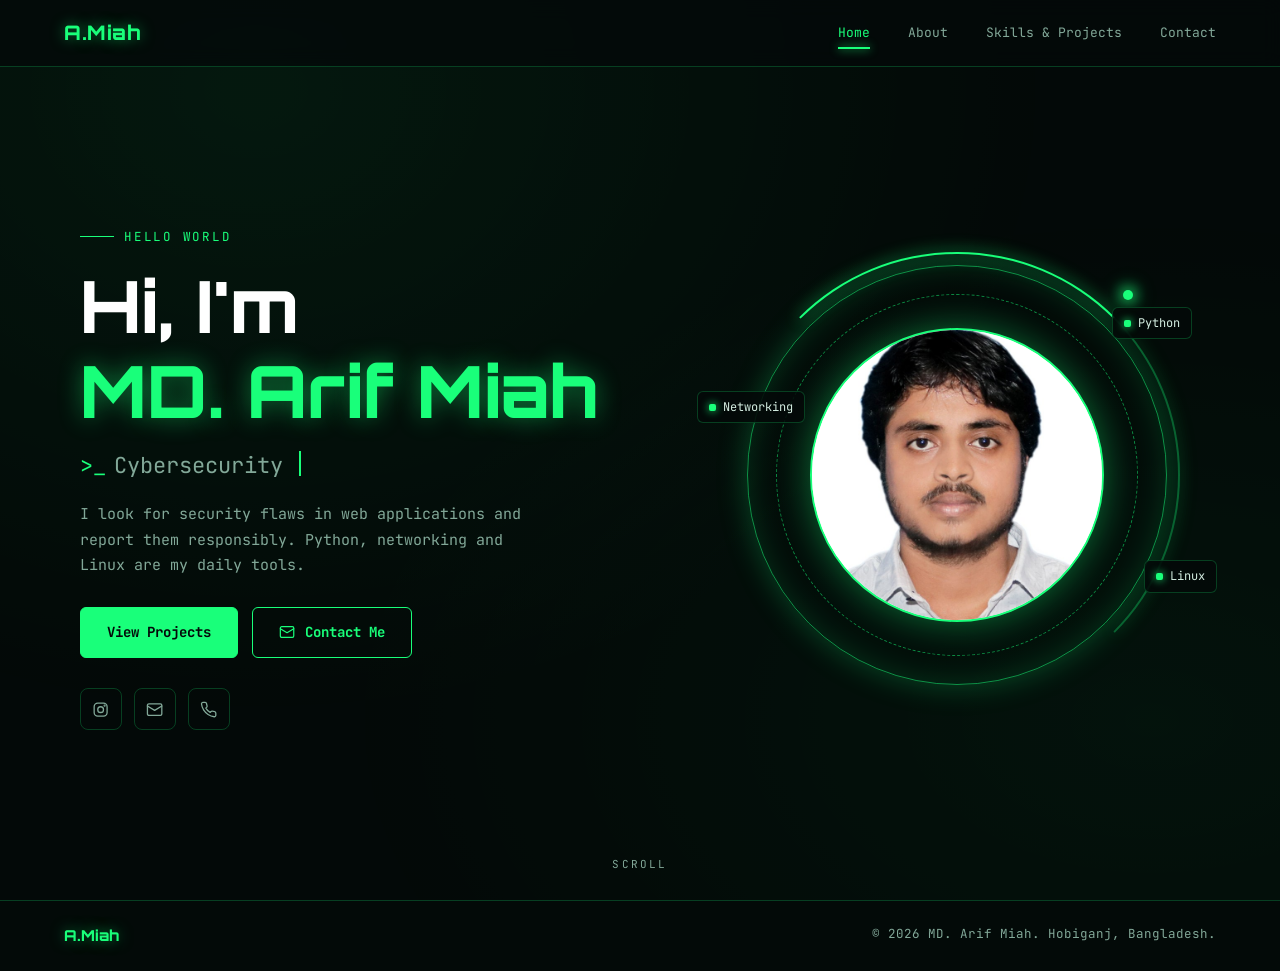
<file: index.html>
<!DOCTYPE html>
<html lang="en">
<head>
<meta charset="UTF-8">
<meta name="viewport" content="width=device-width, initial-scale=1">
<title>MD. Arif Miah | Cybersecurity Enthusiast</title>
<meta name="description" content="Portfolio of MD. Arif Miah, cybersecurity enthusiast and bug bounty hunter from Hobiganj, Bangladesh.">
<meta name="theme-color" content="#040A09">
<link rel="preconnect" href="https://fonts.googleapis.com">
<link rel="preconnect" href="https://fonts.gstatic.com" crossorigin>
<link href="https://fonts.googleapis.com/css2?family=JetBrains+Mono:wght@400;500;700&family=Orbitron:wght@600;800&display=swap" rel="stylesheet">
<link rel="stylesheet" href="style.css">
</head>
<body>
<div id="loader" role="status" aria-live="polite"><div class="l-logo">A.Miah</div><div class="l-bar"><div class="l-fill"></div></div><div class="l-text">0%</div></div>
<canvas id="rain" aria-hidden="true"></canvas>
<header class="nav" id="top">
  <a class="logo" href="index.html">A.Miah</a>
  <button class="menu-btn" aria-label="Open menu" aria-expanded="false"><svg class="ic"><use href="#i-menu"/></svg></button>
  <nav aria-label="Main"><ul>
    <li><a href="index.html" class="active">Home</a></li>
    <li><a href="about.html">About</a></li>
    <li><a href="projects.html">Skills &amp; Projects</a></li>
    <li><a href="contact.html">Contact</a></li>
  </ul></nav>
</header>
<main>
<section class="hero">
  <div class="wrap">
    <div>
      <span class="tag-line in" style="--i:0">HELLO WORLD</span>
      <h1 class="in" style="--i:1"><span>Hi, I'm</span><span class="glow">MD. Arif Miah</span></h1>
      <div class="typing in" style="--i:2"><span class="prompt">&gt;_</span><span id="typed">Cybersecurity Enthusiast</span><span class="cursor"></span></div>
      <p class="lead in" style="--i:3">I look for security flaws in web applications and report them responsibly. Python, networking and Linux are my daily tools.</p>
      <div class="cta in" style="--i:4">
        <a class="btn btn-fill" href="projects.html">View Projects</a>
        <a class="btn btn-line" href="contact.html"><svg class="ic"><use href="#i-mail"/></svg>Contact Me</a>
      </div>
      <div class="socials in" style="--i:5">
        <a href="https://www.instagram.com/zer0trustops?rpxt=azFqeWRoZzU3NXp6" target="_blank" rel="noopener" aria-label="Instagram"><svg class="ic"><use href="#i-ig"/></svg></a>
        <a href="mailto:zer0trustopc@gmail.com" aria-label="Email"><svg class="ic"><use href="#i-mail"/></svg></a>
        <a href="tel:+8801836082218" aria-label="Phone"><svg class="ic"><use href="#i-phone"/></svg></a>
      </div>
    </div>
    <div class="orbit" aria-hidden="false">
      <div class="ring r1"></div><div class="ring r2"></div><div class="ring r3"></div>
      <div class="pic"><img src="photo.jpg" alt="Portrait of MD. Arif Miah" width="700" height="887"></div>
      <span class="chip c1"><i></i>Python</span>
      <span class="chip c2"><i></i>Linux</span>
      <span class="chip c3"><i></i>Networking</span>
    </div>
  </div>
  <div class="scroll-hint">SCROLL</div>
</section>
</main>
<footer>
  <a class="logo" href="index.html">A.Miah</a>
  <span>&copy; 2026 MD. Arif Miah. Hobiganj, Bangladesh.</span>
</footer>
<script src="script.js"></script>
</body>
</html>
</file>
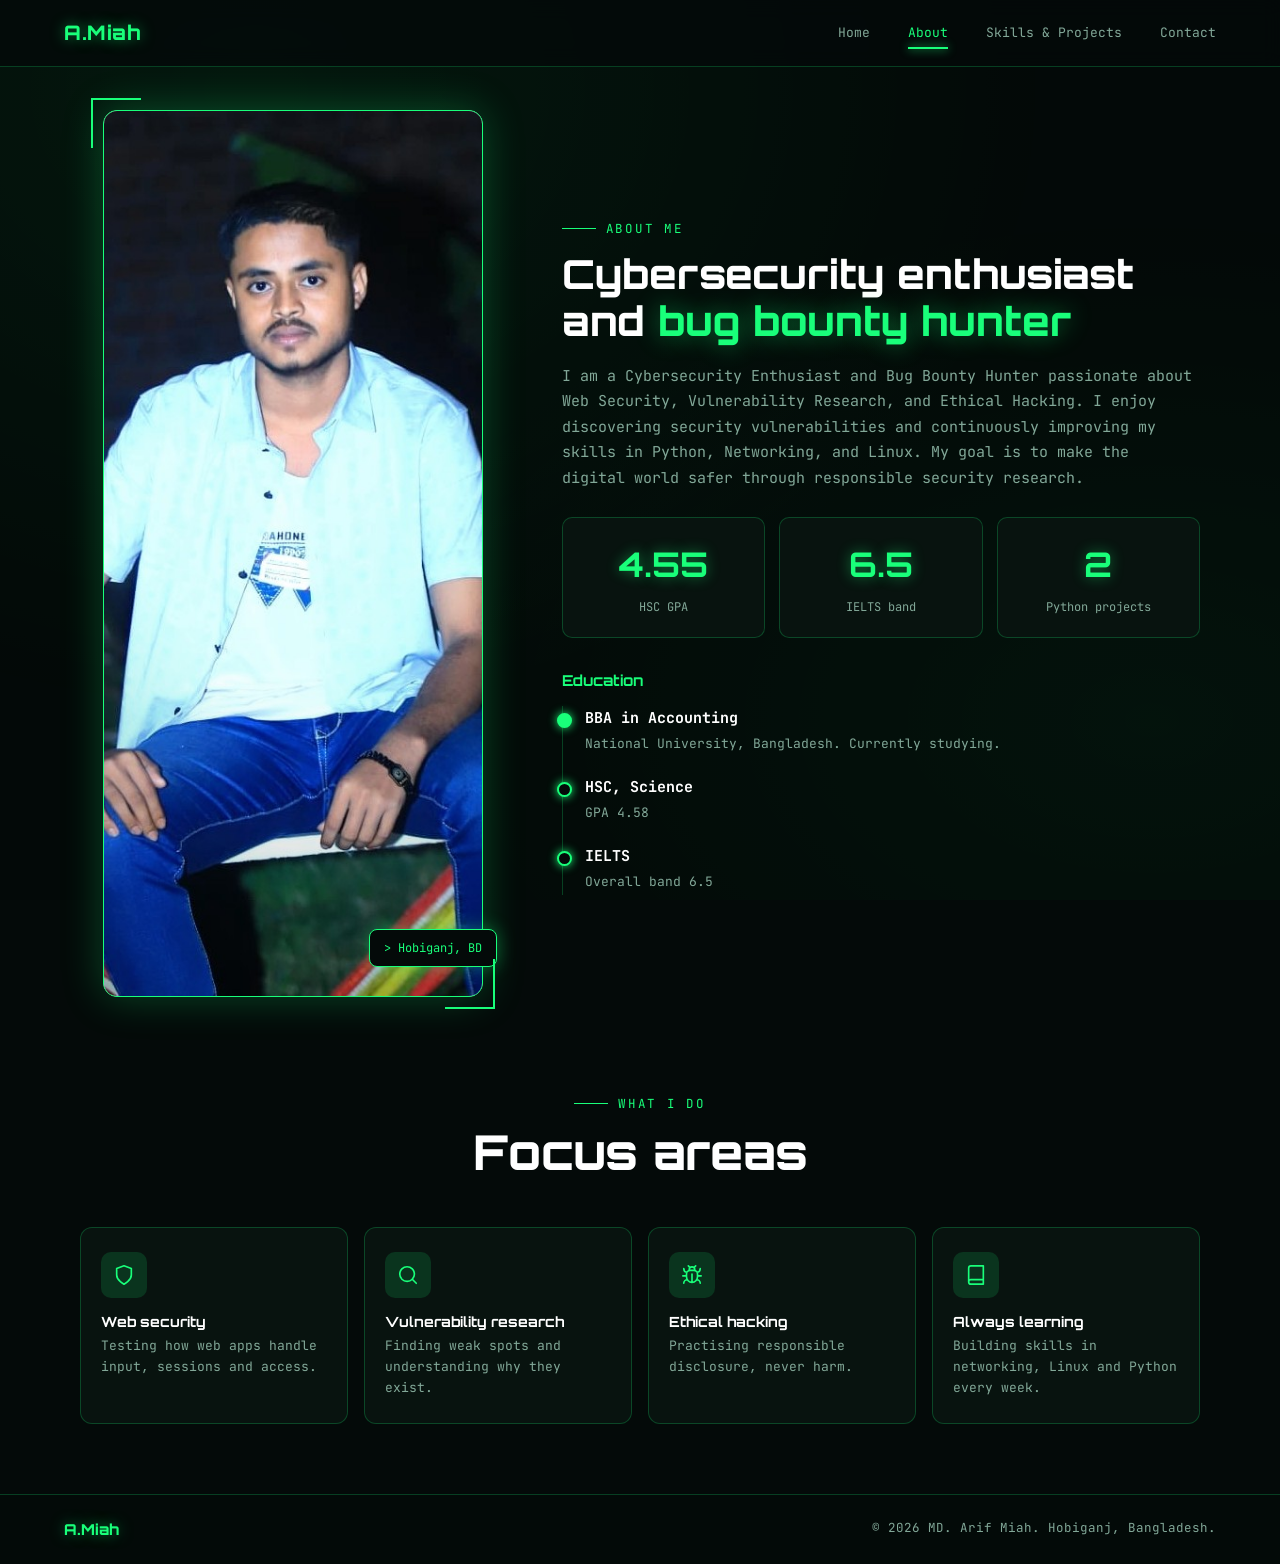
<file: about.html>
<!DOCTYPE html>
<html lang="en">
<head>
<meta charset="UTF-8">
<meta name="viewport" content="width=device-width, initial-scale=1">
<title>About | MD. Arif Miah</title>
<meta name="description" content="Portfolio of MD. Arif Miah, cybersecurity enthusiast and bug bounty hunter from Hobiganj, Bangladesh.">
<meta name="theme-color" content="#040A09">
<link rel="preconnect" href="https://fonts.googleapis.com">
<link rel="preconnect" href="https://fonts.gstatic.com" crossorigin>
<link href="https://fonts.googleapis.com/css2?family=JetBrains+Mono:wght@400;500;700&family=Orbitron:wght@600;800&display=swap" rel="stylesheet">
<link rel="stylesheet" href="style.css">
</head>
<body>
<div id="loader" role="status" aria-live="polite"><div class="l-logo">A.Miah</div><div class="l-bar"><div class="l-fill"></div></div><div class="l-text">0%</div></div>
<canvas id="rain" aria-hidden="true"></canvas>
<header class="nav" id="top">
  <a class="logo" href="index.html">A.Miah</a>
  <button class="menu-btn" aria-label="Open menu" aria-expanded="false"><svg class="ic"><use href="#i-menu"/></svg></button>
  <nav aria-label="Main"><ul>
    <li><a href="index.html">Home</a></li>
    <li><a href="about.html" class="active">About</a></li>
    <li><a href="projects.html">Skills &amp; Projects</a></li>
    <li><a href="contact.html">Contact</a></li>
  </ul></nav>
</header>
<main class="page">
<div class="wrap">
  <div class="about-grid">
    <div class="photo-card">
      <img src="about.jpg" alt="MD. Arif Miah" width="700" height="887">
      <span class="badge">&gt; Hobiganj, BD</span>
    </div>
    <div class="about-text">
      <span class="tag-line">ABOUT ME</span>
      <h2>Cybersecurity enthusiast and <span class="glow">bug bounty hunter</span></h2>
      <p>I am a Cybersecurity Enthusiast and Bug Bounty Hunter passionate about Web Security, Vulnerability Research, and Ethical Hacking. I enjoy discovering security vulnerabilities and continuously improving my skills in Python, Networking, and Linux. My goal is to make the digital world safer through responsible security research.</p>
      <div class="stats">
        <div class="stat"><b data-count="4.58" data-dec="2">4.58</b><span>HSC GPA</span></div>
        <div class="stat"><b data-count="6.5" data-dec="1">6.5</b><span>IELTS band</span></div>
        <div class="stat"><b data-count="2" data-dec="0">2</b><span>Python projects</span></div>
      </div>
      <div class="edu">
        <h3>Education</h3>
        <ul class="timeline">
          <li class="now"><b>BBA in Accounting</b><small>National University, Bangladesh. Currently studying.</small></li>
          <li><b>HSC, Science</b><small>GPA 4.58</small></li>
          <li><b>IELTS</b><small>Overall band 6.5</small></li>
        </ul>
      </div>
    </div>
  </div>

  <section class="do">
    <div class="sec-head"><span class="tag-line">WHAT I DO</span><h2>Focus areas</h2></div>
    <div class="cards">
      <div class="card"><div class="ico"><svg class="ic"><use href="#i-shield"/></svg></div><h3>Web security</h3><p>Testing how web apps handle input, sessions and access.</p></div>
      <div class="card"><div class="ico"><svg class="ic"><use href="#i-search"/></svg></div><h3>Vulnerability research</h3><p>Finding weak spots and understanding why they exist.</p></div>
      <div class="card"><div class="ico"><svg class="ic"><use href="#i-bug"/></svg></div><h3>Ethical hacking</h3><p>Practising responsible disclosure, never harm.</p></div>
      <div class="card"><div class="ico"><svg class="ic"><use href="#i-book"/></svg></div><h3>Always learning</h3><p>Building skills in networking, Linux and Python every week.</p></div>
    </div>
  </section>
</div>
</main>
<footer>
  <a class="logo" href="index.html">A.Miah</a>
  <span>&copy; 2026 MD. Arif Miah. Hobiganj, Bangladesh.</span>
</footer>
<script src="script.js"></script>
</body>
</html>
</file>
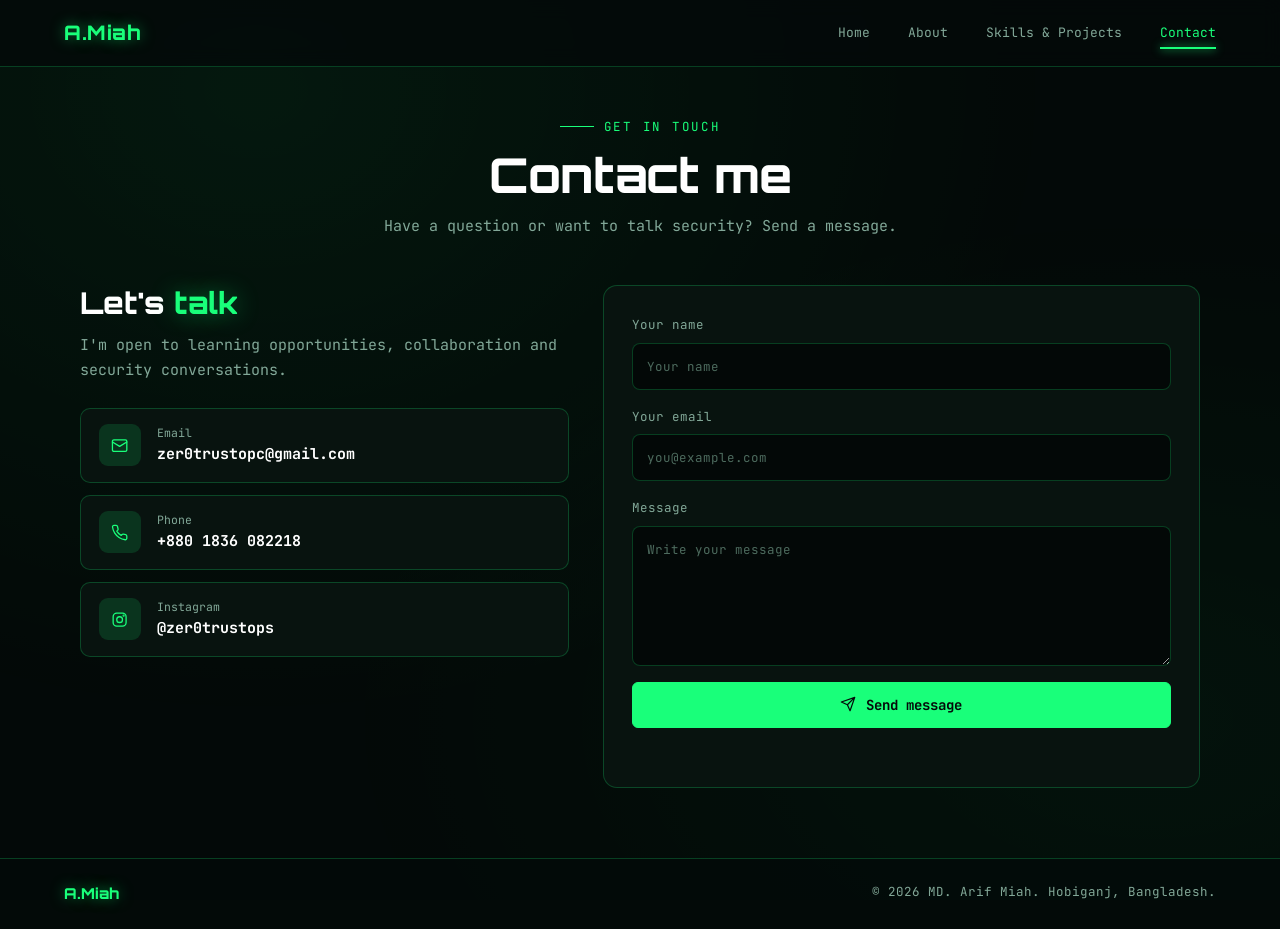
<file: contact.html>
<!DOCTYPE html>
<html lang="en">
<head>
<meta charset="UTF-8">
<meta name="viewport" content="width=device-width, initial-scale=1">
<title>Contact | MD. Arif Miah</title>
<meta name="description" content="Portfolio of MD. Arif Miah, cybersecurity enthusiast and bug bounty hunter from Hobiganj, Bangladesh.">
<meta name="theme-color" content="#040A09">
<link rel="preconnect" href="https://fonts.googleapis.com">
<link rel="preconnect" href="https://fonts.gstatic.com" crossorigin>
<link href="https://fonts.googleapis.com/css2?family=JetBrains+Mono:wght@400;500;700&family=Orbitron:wght@600;800&display=swap" rel="stylesheet">
<link rel="stylesheet" href="style.css">
</head>
<body>
<div id="loader" role="status" aria-live="polite"><div class="l-logo">A.Miah</div><div class="l-bar"><div class="l-fill"></div></div><div class="l-text">0%</div></div>
<canvas id="rain" aria-hidden="true"></canvas>
<header class="nav" id="top">
  <a class="logo" href="index.html">A.Miah</a>
  <button class="menu-btn" aria-label="Open menu" aria-expanded="false"><svg class="ic"><use href="#i-menu"/></svg></button>
  <nav aria-label="Main"><ul>
    <li><a href="index.html">Home</a></li>
    <li><a href="about.html">About</a></li>
    <li><a href="projects.html">Skills &amp; Projects</a></li>
    <li><a href="contact.html" class="active">Contact</a></li>
  </ul></nav>
</header>
<main class="page">
<div class="wrap">
  <div class="sec-head"><span class="tag-line">GET IN TOUCH</span><h2>Contact me</h2><p>Have a question or want to talk security? Send a message.</p></div>
  <div class="contact-grid">
    <div>
      <h3>Let's <span class="glow">talk</span></h3>
      <p class="intro">I'm open to learning opportunities, collaboration and security conversations.</p>
      <div class="links">
        <a href="mailto:zer0trustopc@gmail.com"><span class="ico"><svg class="ic"><use href="#i-mail"/></svg></span><div><small>Email</small><span>zer0trustopc@gmail.com</span></div></a>
        <a href="tel:+8801836082218"><span class="ico"><svg class="ic"><use href="#i-phone"/></svg></span><div><small>Phone</small><span>+880 1836 082218</span></div></a>
        <a href="https://www.instagram.com/zer0trustops?rpxt=azFqeWRoZzU3NXp6" target="_blank" rel="noopener"><span class="ico"><svg class="ic"><use href="#i-ig"/></svg></span><div><small>Instagram</small><span>@zer0trustops</span></div></a>
      </div>
    </div>
    <form id="contact-form">
      <label>Your name<input type="text" name="name" placeholder="Your name" required autocomplete="name"></label>
      <label>Your email<input type="email" name="email" placeholder="you@example.com" required autocomplete="email"></label>
      <label>Message<textarea name="message" placeholder="Write your message" required></textarea></label>
      <button class="btn btn-fill" type="submit"><svg class="ic"><use href="#i-send"/></svg>Send message</button>
      <div class="form-msg" id="form-msg" role="status"></div>
    </form>
  </div>
</div>
</main>
<footer>
  <a class="logo" href="index.html">A.Miah</a>
  <span>&copy; 2026 MD. Arif Miah. Hobiganj, Bangladesh.</span>
</footer>
<script src="script.js"></script>
</body>
</html>
</file>
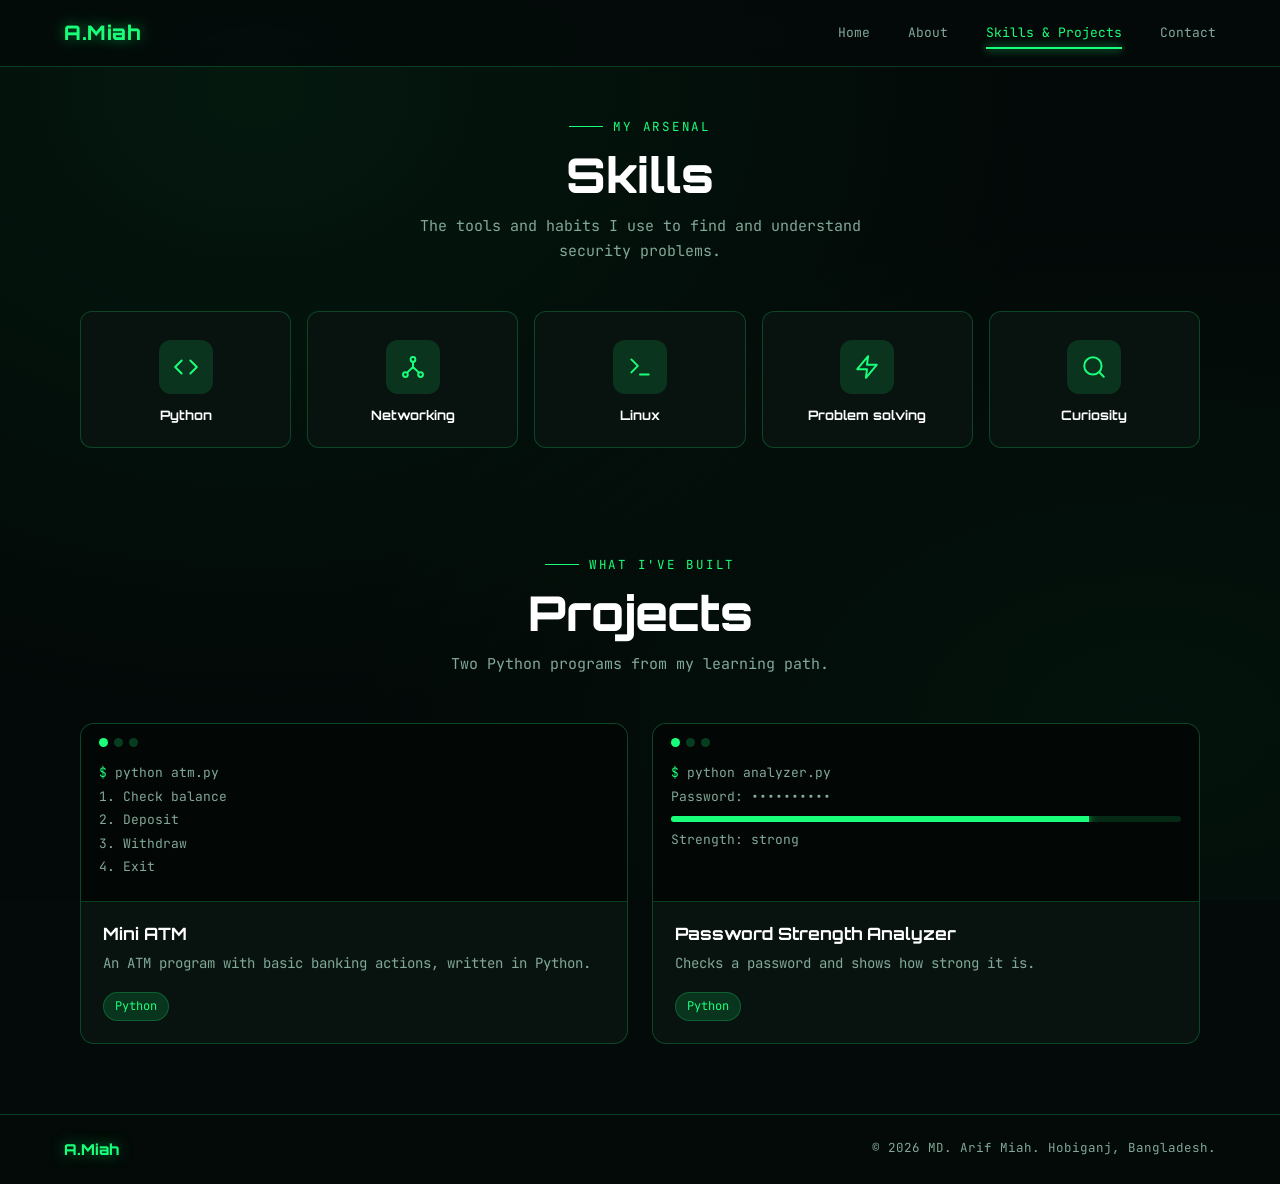
<file: projects.html>
<!DOCTYPE html>
<html lang="en">
<head>
<meta charset="UTF-8">
<meta name="viewport" content="width=device-width, initial-scale=1">
<title>Skills & Projects | MD. Arif Miah</title>
<meta name="description" content="Portfolio of MD. Arif Miah, cybersecurity enthusiast and bug bounty hunter from Hobiganj, Bangladesh.">
<meta name="theme-color" content="#040A09">
<link rel="preconnect" href="https://fonts.googleapis.com">
<link rel="preconnect" href="https://fonts.gstatic.com" crossorigin>
<link href="https://fonts.googleapis.com/css2?family=JetBrains+Mono:wght@400;500;700&family=Orbitron:wght@600;800&display=swap" rel="stylesheet">
<link rel="stylesheet" href="style.css">
</head>
<body>
<div id="loader" role="status" aria-live="polite"><div class="l-logo">A.Miah</div><div class="l-bar"><div class="l-fill"></div></div><div class="l-text">0%</div></div>
<canvas id="rain" aria-hidden="true"></canvas>
<header class="nav" id="top">
  <a class="logo" href="index.html">A.Miah</a>
  <button class="menu-btn" aria-label="Open menu" aria-expanded="false"><svg class="ic"><use href="#i-menu"/></svg></button>
  <nav aria-label="Main"><ul>
    <li><a href="index.html">Home</a></li>
    <li><a href="about.html">About</a></li>
    <li><a href="projects.html" class="active">Skills &amp; Projects</a></li>
    <li><a href="contact.html">Contact</a></li>
  </ul></nav>
</header>
<main class="page">
<div class="wrap">
  <div class="sec-head"><span class="tag-line">MY ARSENAL</span><h2>Skills</h2><p>The tools and habits I use to find and understand security problems.</p></div>
  <div class="skills">
    <div class="skill"><div class="ico"><svg class="ic"><use href="#i-code"/></svg></div><h3>Python</h3></div>
    <div class="skill"><div class="ico"><svg class="ic"><use href="#i-net"/></svg></div><h3>Networking</h3></div>
    <div class="skill"><div class="ico"><svg class="ic"><use href="#i-term"/></svg></div><h3>Linux</h3></div>
    <div class="skill"><div class="ico"><svg class="ic"><use href="#i-bolt"/></svg></div><h3>Problem solving</h3></div>
    <div class="skill"><div class="ico"><svg class="ic"><use href="#i-search"/></svg></div><h3>Curiosity</h3></div>
  </div>

  <div class="sec-head"><span class="tag-line">WHAT I'VE BUILT</span><h2>Projects</h2><p>Two Python programs from my learning path.</p></div>
  <div class="projects">
    <article class="project">
      <div class="term" aria-hidden="true">
        <div class="dots"><i></i><i></i><i></i></div>
        <p><span class="p">$</span> python atm.py<br>1. Check balance<br>2. Deposit<br>3. Withdraw<br>4. Exit</p>
      </div>
      <div class="body">
        <h3>Mini ATM</h3>
        <p>An ATM program with basic banking actions, written in Python.</p>
        <div class="tags"><span>Python</span></div>
      </div>
    </article>
    <article class="project">
      <div class="term" aria-hidden="true">
        <div class="dots"><i></i><i></i><i></i></div>
        <p><span class="p">$</span> python analyzer.py<br>Password: ••••••••••<span class="meter"><i></i></span>Strength: strong</p>
      </div>
      <div class="body">
        <h3>Password Strength Analyzer</h3>
        <p>Checks a password and shows how strong it is.</p>
        <div class="tags"><span>Python</span></div>
      </div>
    </article>
  </div>
</div>
</main>
<footer>
  <a class="logo" href="index.html">A.Miah</a>
  <span>&copy; 2026 MD. Arif Miah. Hobiganj, Bangladesh.</span>
</footer>
<script src="script.js"></script>
</body>
</html>
</file>
<file: style.css>
:root{
  --g:#19FF7A;
  --g-dim:rgba(25,255,122,.14);
  --g-line:rgba(25,255,122,.22);
  --bg:#040A09;
  --panel:#08130f;
  --panel-2:#0b1b15;
  --text:#d3ece0;
  --mute:#82a898;
  --display:'Orbitron','Segoe UI',system-ui,sans-serif;
  --mono:'JetBrains Mono',ui-monospace,'SFMono-Regular',Menlo,Consolas,monospace;
}
*{box-sizing:border-box;margin:0;padding:0}
html{scroll-behavior:smooth}
body{background:var(--bg);color:var(--text);font-family:var(--mono);font-size:15px;line-height:1.7;min-height:100vh;overflow-x:hidden;position:relative}
a{color:inherit;text-decoration:none}
img{max-width:100%;display:block}
:focus-visible{outline:2px solid var(--g);outline-offset:3px;border-radius:4px}
::selection{background:var(--g);color:var(--bg)}
.ic{width:1.15em;height:1.15em;fill:none;stroke:currentColor;stroke-width:1.8;stroke-linecap:round;stroke-linejoin:round;flex:none}

/* background */
#rain{position:fixed;inset:0;width:100%;height:100%;z-index:0;opacity:.32;pointer-events:none}
body::before{content:"";position:fixed;inset:0;z-index:0;pointer-events:none;
  background:radial-gradient(ellipse at 20% 10%,rgba(25,255,122,.09),transparent 55%),radial-gradient(ellipse at 90% 80%,rgba(25,255,122,.06),transparent 50%)}
main,header,footer{position:relative;z-index:2}

/* loader */
#loader{position:fixed;inset:0;z-index:100;background:var(--bg);display:flex;flex-direction:column;align-items:center;justify-content:center;gap:22px;transition:opacity .45s ease,visibility .45s;opacity:1;visibility:visible}
#loader.hide{opacity:0;visibility:hidden}
#loader .l-logo{font-family:var(--display);font-weight:800;font-size:clamp(28px,6vw,44px);color:var(--g);text-shadow:0 0 22px rgba(25,255,122,.6);letter-spacing:.04em}
#loader .l-bar{width:min(300px,70vw);height:4px;background:var(--g-dim);border-radius:4px;overflow:hidden}
#loader .l-fill{height:100%;width:0;background:var(--g);box-shadow:0 0 14px var(--g)}
#loader .l-text{font-size:13px;color:var(--mute);min-height:1.4em}
#loader .l-text b{color:var(--g);font-weight:700}

/* nav */
.nav{position:fixed;top:0;left:0;right:0;z-index:50;display:flex;align-items:center;justify-content:space-between;padding:16px clamp(18px,5vw,64px);background:rgba(4,10,9,.78);backdrop-filter:blur(10px);border-bottom:1px solid var(--g-line)}
.logo{font-family:var(--display);font-weight:800;font-size:20px;color:var(--g);text-shadow:0 0 14px rgba(25,255,122,.5);letter-spacing:.03em}
.nav ul{display:flex;gap:clamp(16px,3vw,38px);list-style:none}
.nav ul a{font-size:13px;color:var(--mute);padding:6px 0;position:relative;transition:color .2s}
.nav ul a:hover,.nav ul a.active{color:var(--g)}
.nav ul a.active::after{content:"";position:absolute;left:0;right:0;bottom:-2px;height:2px;background:var(--g);box-shadow:0 0 10px var(--g)}
.menu-btn{display:none;background:none;border:1px solid var(--g-line);color:var(--g);width:42px;height:42px;border-radius:8px;cursor:pointer;align-items:center;justify-content:center}
.menu-btn .ic{width:22px;height:22px}

/* layout */
.wrap{width:min(1120px,100% - 40px);margin-inline:auto}
.page{padding-top:110px;padding-bottom:70px}
.tag-line{font-size:12.5px;color:var(--g);letter-spacing:.14em;display:inline-flex;align-items:center;gap:10px}
.tag-line::before{content:"";width:34px;height:1px;background:var(--g)}
h1,h2,h3{font-family:var(--display);line-height:1.18;color:#fff}
.glow{color:var(--g);text-shadow:0 0 24px rgba(25,255,122,.45)}
.sec-head{text-align:center;margin-bottom:46px}
.sec-head h2{font-size:clamp(30px,5vw,48px);margin-top:10px;font-weight:800}
.sec-head p{color:var(--mute);margin-top:10px;max-width:520px;margin-inline:auto}

/* buttons */
.btn{display:inline-flex;align-items:center;gap:10px;padding:13px 26px;font-family:var(--mono);font-weight:700;font-size:14px;border-radius:6px;border:1px solid var(--g);cursor:pointer;transition:box-shadow .25s,background .25s,color .25s,transform .2s}
.btn-fill{background:var(--g);color:var(--bg)}
.btn-fill:hover{box-shadow:0 0 28px rgba(25,255,122,.6);transform:translateY(-2px)}
.btn-line{background:transparent;color:var(--g)}
.btn-line:hover{background:var(--g-dim);box-shadow:0 0 22px rgba(25,255,122,.25);transform:translateY(-2px)}

/* hero */
.hero{min-height:100vh;display:flex;align-items:center;padding:110px 0 60px}
.hero .wrap{display:grid;grid-template-columns:1.1fr .9fr;gap:40px;align-items:center}
.hero h1{font-size:clamp(34px,6.2vw,72px);font-weight:800;margin:16px 0 14px}
.hero h1 span{display:block}
.typing{font-size:clamp(16px,2.2vw,22px);color:var(--mute);margin-bottom:18px;min-height:1.7em}
.typing .prompt{color:var(--g);margin-right:8px}
.typing .cursor{display:inline-block;width:2px;height:1.1em;background:var(--g);vertical-align:-3px;margin-left:3px;animation:blink 1s steps(1) infinite}
@keyframes blink{50%{opacity:0}}
.hero p.lead{max-width:470px;color:var(--mute);margin-bottom:28px}
.cta{display:flex;flex-wrap:wrap;gap:14px;margin-bottom:30px}
.socials{display:flex;gap:12px}
.socials a{width:42px;height:42px;display:grid;place-items:center;border:1px solid var(--g-line);border-radius:8px;color:var(--mute);transition:all .25s}
.socials a:hover{color:var(--g);border-color:var(--g);box-shadow:0 0 18px rgba(25,255,122,.35);transform:translateY(-3px)}

.orbit{position:relative;width:clamp(260px,36vw,420px);aspect-ratio:1;margin-inline:auto}
.orbit .ring{position:absolute;border-radius:50%}
.r1{inset:0;border:1.5px solid rgba(25,255,122,.55);box-shadow:0 0 30px rgba(25,255,122,.25),inset 0 0 30px rgba(25,255,122,.15)}
.r2{inset:7%;border:1.5px dashed rgba(25,255,122,.5);animation:spin 26s linear infinite reverse}
.r3{inset:-3%;border:2px solid transparent;border-top-color:var(--g);border-right-color:rgba(25,255,122,.3);animation:spin 7s linear infinite;filter:drop-shadow(0 0 8px var(--g))}
.r3::after{content:"";position:absolute;top:8%;right:10%;width:10px;height:10px;border-radius:50%;background:var(--g);box-shadow:0 0 14px var(--g)}
@keyframes spin{to{transform:rotate(360deg)}}
.orbit .pic{position:absolute;inset:15%;border-radius:50%;overflow:hidden;border:2px solid var(--g);box-shadow:0 0 36px rgba(25,255,122,.4);background:#fff}
.orbit .pic img{width:100%;height:100%;object-fit:cover;object-position:50% 14%}
.chip{position:absolute;display:flex;align-items:center;gap:7px;font-size:12px;padding:5px 11px;border:1px solid var(--g-line);border-radius:6px;background:rgba(4,10,9,.88);color:var(--text);animation:float 5s ease-in-out infinite}
.chip i{width:7px;height:7px;background:var(--g);box-shadow:0 0 8px var(--g);border-radius:2px}
.chip.c1{top:10%;right:-6%}
.chip.c2{bottom:22%;right:-12%;animation-delay:-1.6s}
.chip.c3{top:30%;left:-12%;animation-delay:-3s}
@keyframes float{50%{transform:translateY(-9px)}}
.scroll-hint{position:absolute;left:50%;bottom:26px;transform:translateX(-50%);font-size:11px;color:var(--mute);letter-spacing:.2em}

/* hero entrance: one orchestrated moment after loader */
.hero .in{opacity:0;transform:translateY(18px)}
body.ready .hero .in{opacity:1;transform:none;transition:opacity .7s ease,transform .7s ease;transition-delay:calc(var(--i,0) * 110ms)}
body.ready .hero .orbit{animation:pop .9s cubic-bezier(.2,.9,.3,1.2) both}
@keyframes pop{from{opacity:0;transform:scale(.85)}}

/* about */
.about-grid{display:grid;grid-template-columns:.8fr 1.2fr;gap:56px;align-items:center}
.photo-card{position:relative;max-width:380px;margin-inline:auto}
.photo-card img{width:100%;aspect-ratio:4/5;object-fit:cover;object-position:50% 25%;border-radius:14px;border:1px solid var(--g);box-shadow:0 0 40px rgba(25,255,122,.25);background:#fff}
.photo-card::before,.photo-card::after{content:"";position:absolute;width:48px;height:48px;border:2px solid var(--g)}
.photo-card::before{top:-12px;left:-12px;border-right:0;border-bottom:0}
.photo-card::after{bottom:-12px;right:-12px;border-left:0;border-top:0}
.badge{position:absolute;right:-14px;bottom:30px;background:var(--bg);border:1px solid var(--g);padding:8px 14px;border-radius:8px;font-size:12px;color:var(--g);box-shadow:0 0 18px rgba(25,255,122,.35)}
.about-text h2{font-size:clamp(26px,4vw,40px);margin:12px 0 18px;font-weight:800}
.about-text p{color:var(--mute);margin-bottom:26px}
.stats{display:grid;grid-template-columns:repeat(3,1fr);gap:14px;margin-bottom:34px}
.stat{background:var(--panel);border:1px solid var(--g-line);border-radius:10px;padding:18px 12px;text-align:center;transition:border-color .25s,box-shadow .25s}
.stat:hover{border-color:var(--g);box-shadow:0 0 22px rgba(25,255,122,.2)}
.stat b{display:block;font-family:var(--display);font-size:clamp(24px,3.4vw,34px);color:var(--g);text-shadow:0 0 14px rgba(25,255,122,.45)}
.stat span{font-size:12px;color:var(--mute)}
.edu h3{font-size:15px;color:var(--g);margin-bottom:16px;font-weight:700}
.timeline{list-style:none;border-left:1px solid var(--g-line);padding-left:22px;display:grid;gap:18px}
.timeline li{position:relative}
.timeline li::before{content:"";position:absolute;left:-28px;top:7px;width:11px;height:11px;border-radius:50%;background:var(--bg);border:2px solid var(--g);box-shadow:0 0 10px var(--g)}
.timeline li.now::before{background:var(--g);animation:pulse 1.8s ease-in-out infinite}
@keyframes pulse{50%{box-shadow:0 0 0 7px rgba(25,255,122,0)}}
.timeline b{display:block;color:#fff;font-weight:700}
.timeline small{color:var(--mute);font-size:13px}
.do{margin-top:90px}
.cards{display:grid;grid-template-columns:repeat(4,1fr);gap:16px}
.card{background:var(--panel);border:1px solid var(--g-line);border-radius:12px;padding:24px 20px;transition:transform .3s,border-color .3s,box-shadow .3s}
.card:hover{transform:translateY(-6px);border-color:var(--g);box-shadow:0 0 30px rgba(25,255,122,.25)}
.card .ico{width:46px;height:46px;border-radius:10px;display:grid;place-items:center;background:var(--g-dim);color:var(--g);margin-bottom:16px}
.card .ico .ic{width:22px;height:22px}
.card h3{font-size:14px;margin-bottom:6px}
.card p{font-size:13px;color:var(--mute);line-height:1.6}

/* skills & projects */
.skills{display:grid;grid-template-columns:repeat(5,1fr);gap:16px;margin-bottom:100px}
.skill{text-align:center;background:var(--panel);border:1px solid var(--g-line);border-radius:12px;padding:28px 12px 24px;position:relative;overflow:hidden;transition:transform .3s,border-color .3s,box-shadow .3s}
.skill .ico{width:54px;height:54px;margin:0 auto 14px;border-radius:12px;display:grid;place-items:center;background:var(--g-dim);color:var(--g)}
.skill .ico .ic{width:26px;height:26px}
.skill h3{font-size:13px;font-weight:700}
.skill::after{content:"";position:absolute;left:0;bottom:0;height:3px;width:0;background:var(--g);box-shadow:0 0 12px var(--g);transition:width .4s}
.skill:hover{transform:translateY(-6px);border-color:var(--g);box-shadow:0 0 30px rgba(25,255,122,.25)}
.skill:hover::after{width:100%}
.projects{display:grid;grid-template-columns:repeat(2,1fr);gap:24px}
.project{background:var(--panel);border:1px solid var(--g-line);border-radius:14px;overflow:hidden;transition:transform .3s,border-color .3s,box-shadow .3s}
.project:hover{transform:translateY(-6px);border-color:var(--g);box-shadow:0 0 34px rgba(25,255,122,.25)}
.term{background:#020605;border-bottom:1px solid var(--g-line);padding:14px 18px 18px;font-size:13px;min-height:178px}
.term .dots{display:flex;gap:6px;margin-bottom:14px}
.term .dots i{width:9px;height:9px;border-radius:50%;background:var(--g-line)}
.term .dots i:first-child{background:var(--g)}
.term p{color:var(--mute);line-height:1.8}
.term p .p{color:var(--g)}
.term .meter{display:block;height:6px;border-radius:4px;background:var(--g-dim);margin:8px 0 6px;overflow:hidden}
.term .meter i{display:block;height:100%;width:82%;background:var(--g);box-shadow:0 0 10px var(--g)}
.project .body{padding:22px}
.project h3{font-size:17px;margin-bottom:8px}
.project .body p{color:var(--mute);font-size:14px;margin-bottom:16px}
.tags{display:flex;gap:8px;flex-wrap:wrap}
.tags span{font-size:12px;padding:3px 11px;border-radius:999px;border:1px solid var(--g-line);color:var(--g);background:var(--g-dim)}

/* contact */
.contact-grid{display:grid;grid-template-columns:.9fr 1.1fr;gap:34px;align-items:start}
.contact-grid h3{font-size:clamp(22px,3vw,30px);margin-bottom:12px;font-weight:800}
.contact-grid .intro{color:var(--mute);margin-bottom:24px}
.links{display:grid;gap:12px}
.links a{display:flex;align-items:center;gap:16px;background:var(--panel);border:1px solid var(--g-line);border-radius:10px;padding:14px 18px;transition:all .25s}
.links a:hover{border-color:var(--g);box-shadow:0 0 22px rgba(25,255,122,.25);transform:translateX(5px)}
.links .ico{width:42px;height:42px;border-radius:9px;background:var(--g-dim);color:var(--g);display:grid;place-items:center}
.links small{display:block;font-size:11.5px;color:var(--mute)}
.links span{font-weight:700;color:#fff;word-break:break-all}
form{background:var(--panel);border:1px solid var(--g-line);border-radius:14px;padding:28px;display:grid;gap:16px}
label{font-size:12.5px;color:var(--mute);display:grid;gap:7px}
input,textarea{font:inherit;color:var(--text);background:#030807;border:1px solid var(--g-line);border-radius:8px;padding:12px 14px;width:100%;transition:border-color .2s,box-shadow .2s}
input::placeholder,textarea::placeholder{color:#4d6b5e}
input:focus,textarea:focus{outline:none;border-color:var(--g);box-shadow:0 0 0 3px rgba(25,255,122,.15)}
textarea{min-height:140px;resize:vertical}
form .btn{justify-content:center;width:100%}
.form-msg{font-size:13px;color:var(--g);min-height:1.2em}

footer{border-top:1px solid var(--g-line);padding:22px clamp(18px,5vw,64px);display:flex;justify-content:space-between;gap:12px;flex-wrap:wrap;font-size:12.5px;color:var(--mute);background:rgba(4,10,9,.7)}
footer .logo{font-size:15px}

/* responsive */
@media (max-width:980px){
  .cards{grid-template-columns:repeat(2,1fr)}
  .skills{grid-template-columns:repeat(3,1fr)}
}
@media (max-width:860px){
  .menu-btn{display:inline-flex}
  .nav ul{position:absolute;top:100%;left:0;right:0;flex-direction:column;gap:0;background:rgba(4,10,9,.97);border-bottom:1px solid var(--g-line);max-height:0;overflow:hidden;transition:max-height .35s}
  .nav.open ul{max-height:320px}
  .nav ul a{display:block;padding:14px 24px}
  .nav ul a.active::after{display:none}
  .hero{padding-top:100px}
  .hero .wrap,.about-grid,.contact-grid,.projects{grid-template-columns:1fr}
  .hero .wrap{text-align:center}
  .hero p.lead{margin-inline:auto}
  .cta,.socials{justify-content:center}
  .tag-line::before{display:none}
  .orbit{order:-1;width:min(300px,78vw)}
  .scroll-hint{display:none}
  .chip.c1{right:-2%}.chip.c2{right:-4%}.chip.c3{left:-4%}
  .about-text{text-align:left}
  .photo-card{max-width:300px}
  .do{margin-top:64px}
}
@media (max-width:560px){
  .skills{grid-template-columns:repeat(2,1fr)}
  .cards{grid-template-columns:1fr}
  .skills .skill:last-child{grid-column:1/-1}
  form{padding:20px}
}
@media (prefers-reduced-motion:reduce){
  *,*::before,*::after{animation:none!important;transition-duration:.01ms!important}
  .hero .in{opacity:1;transform:none}
  html{scroll-behavior:auto}
}
</file>
